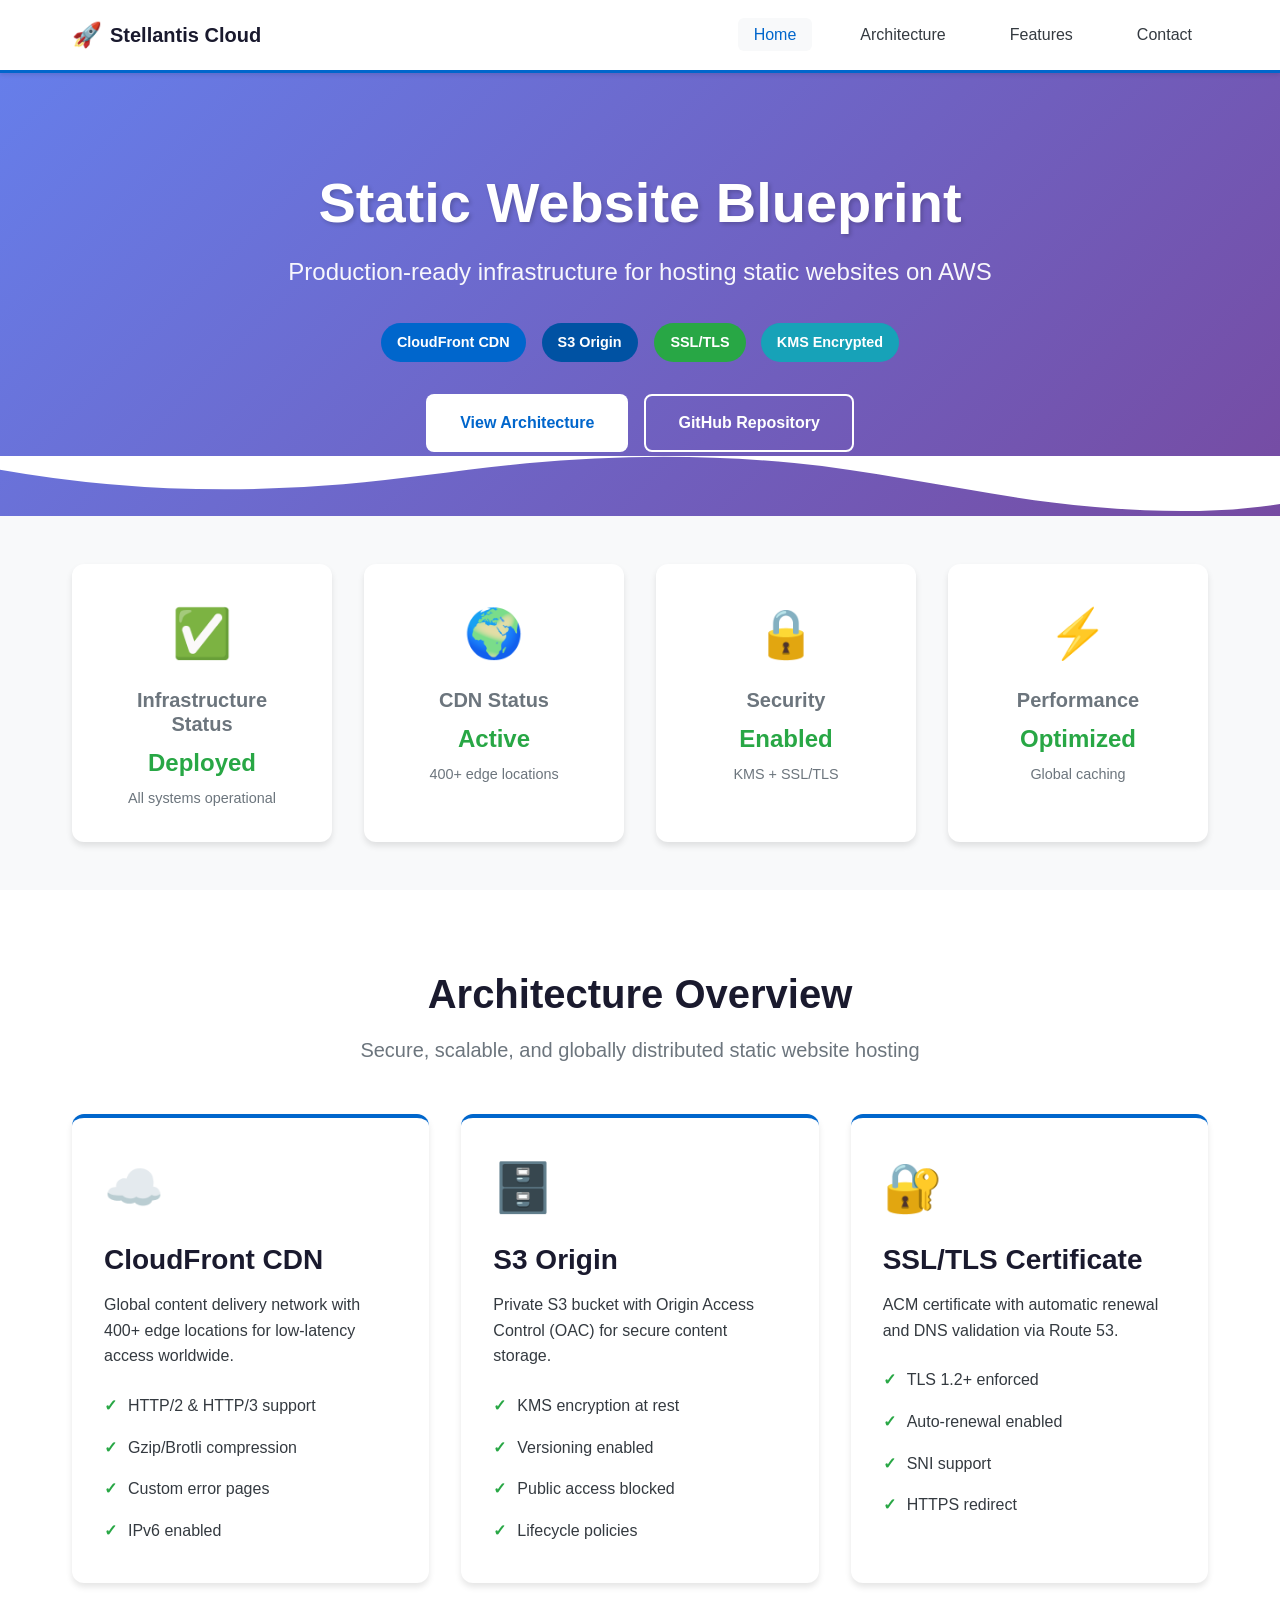
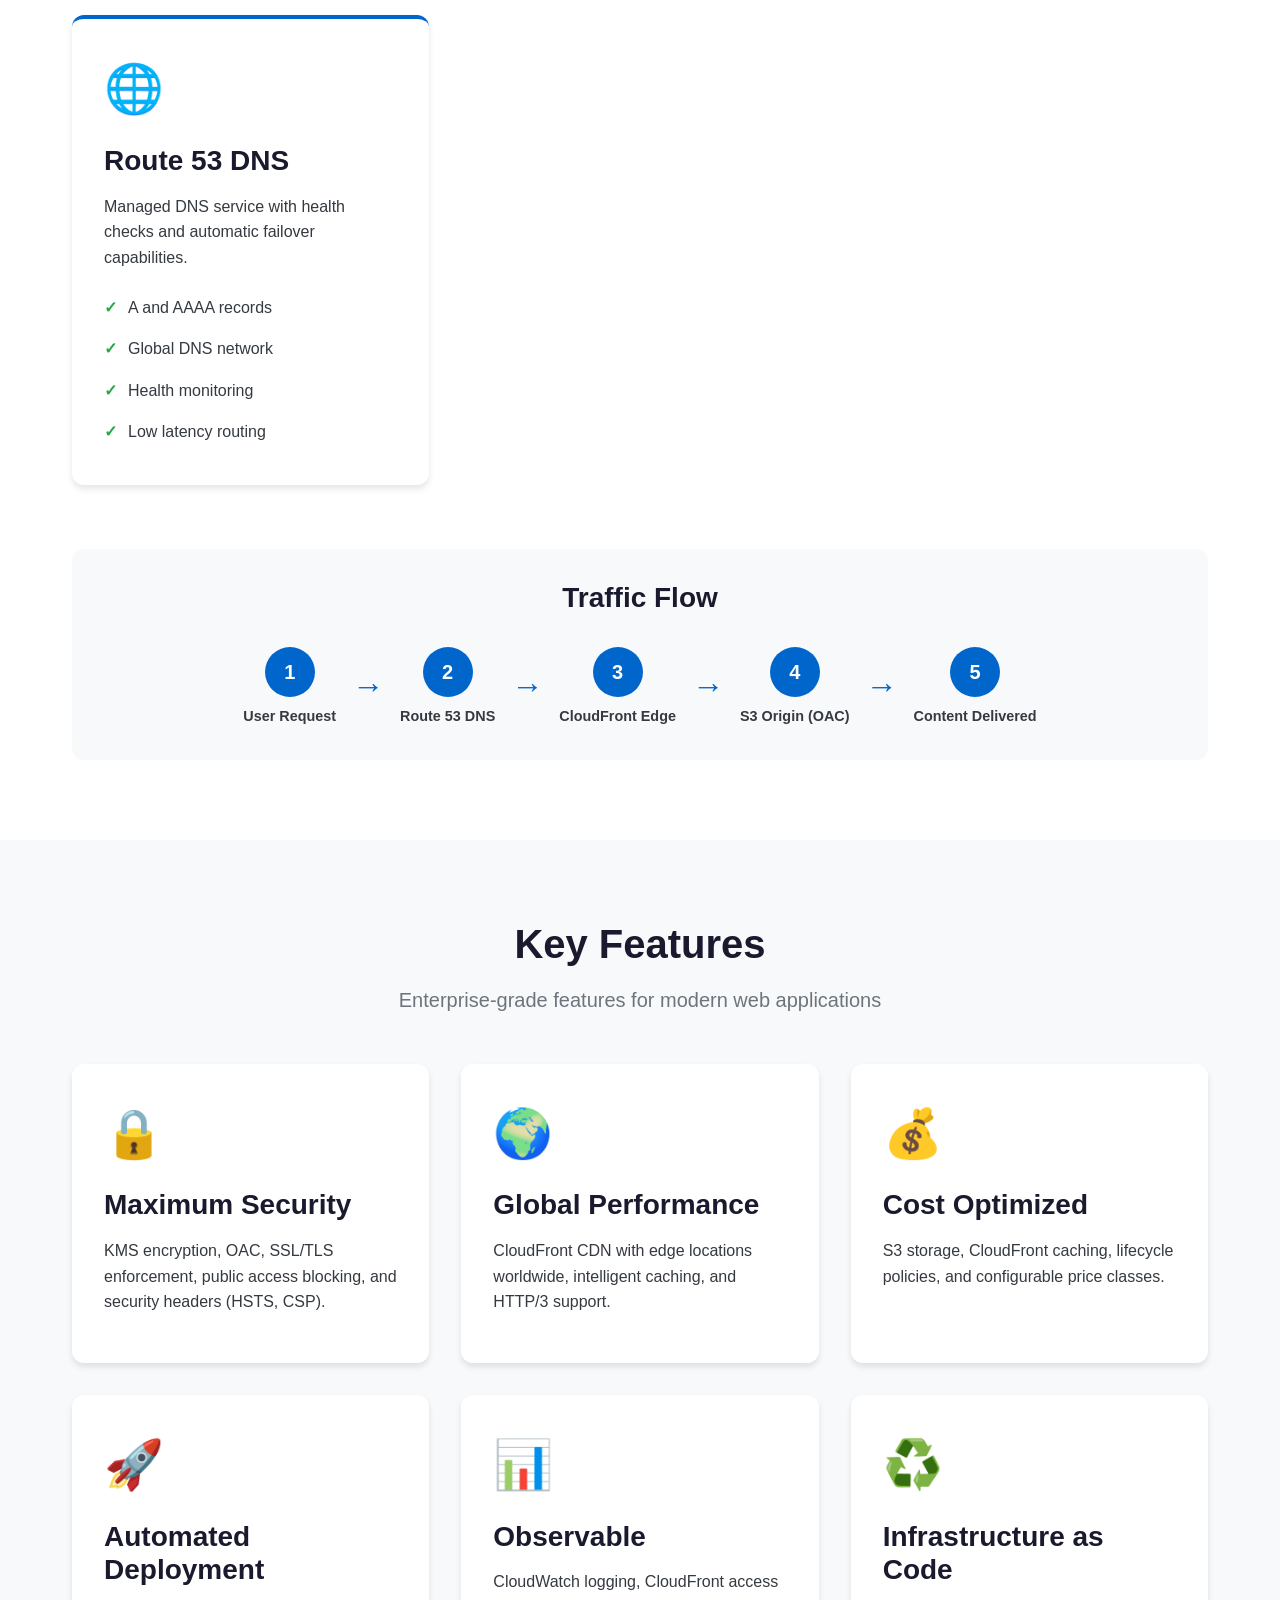
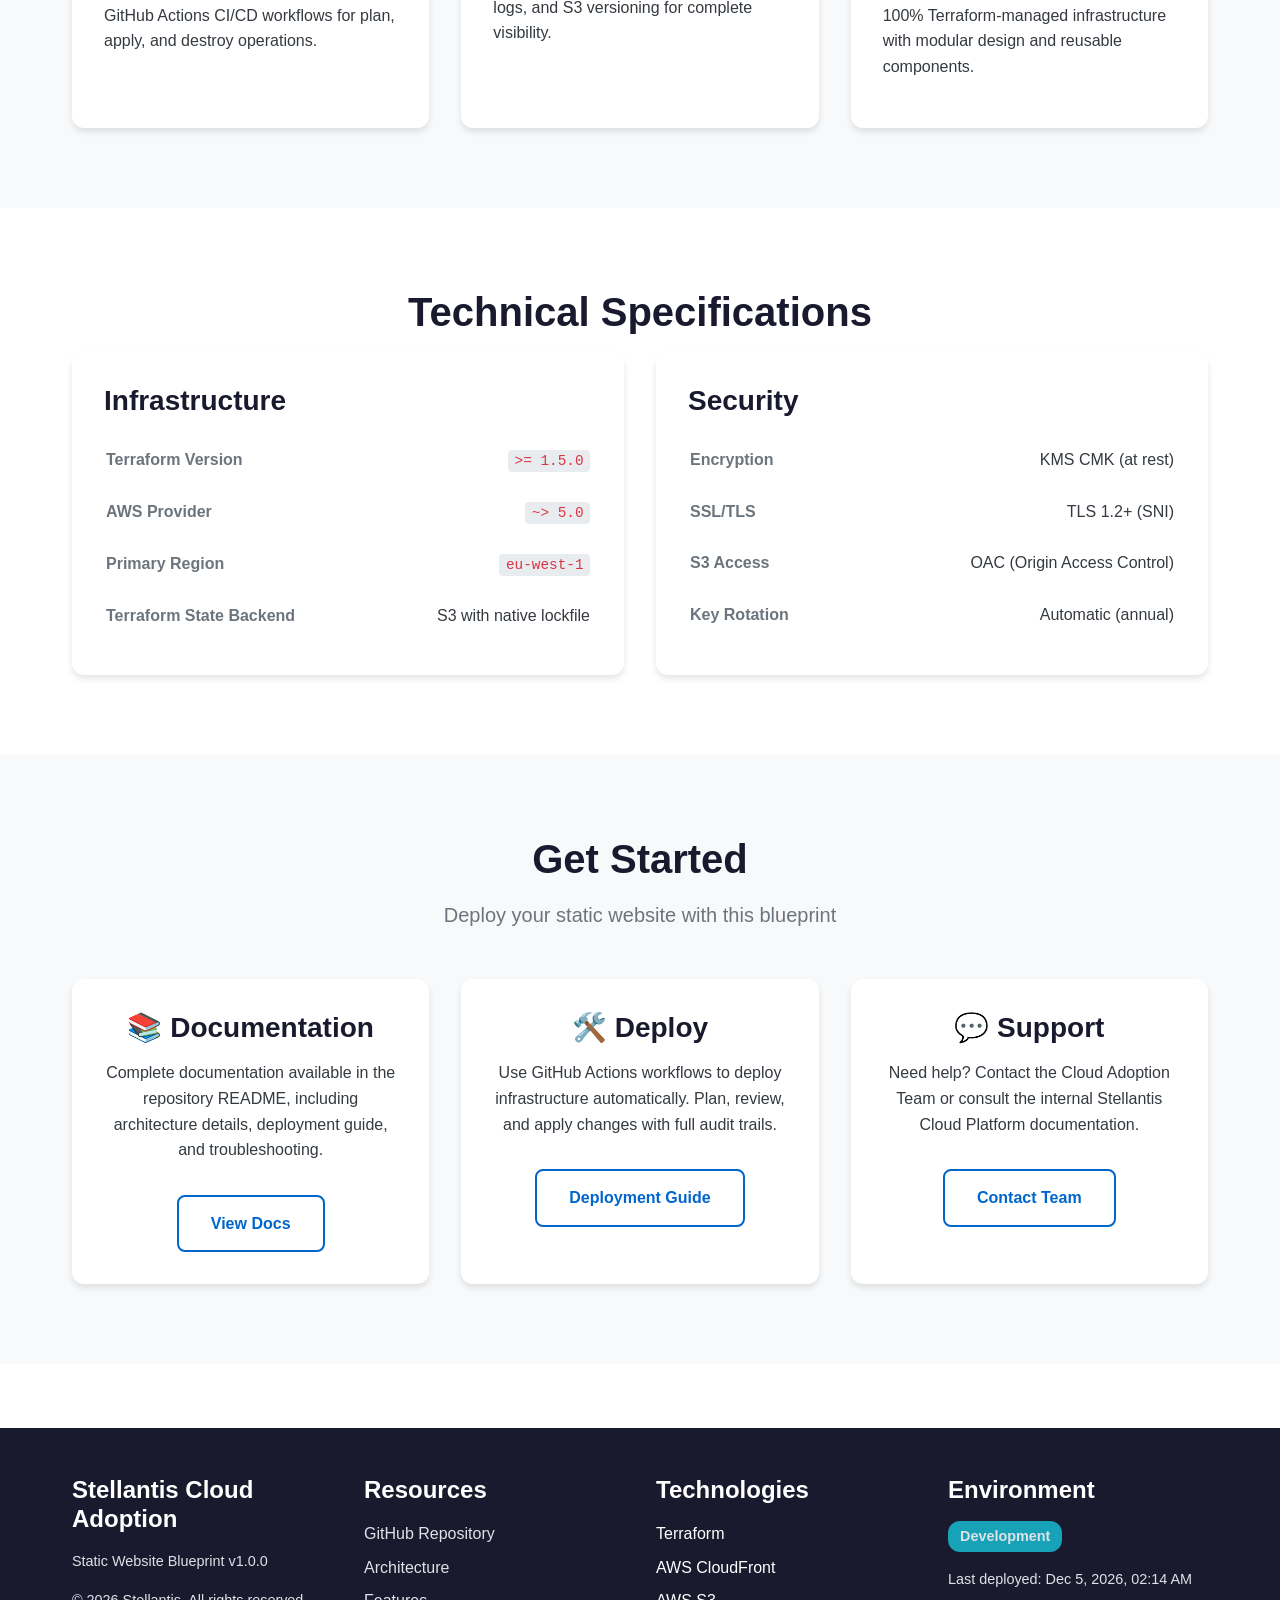
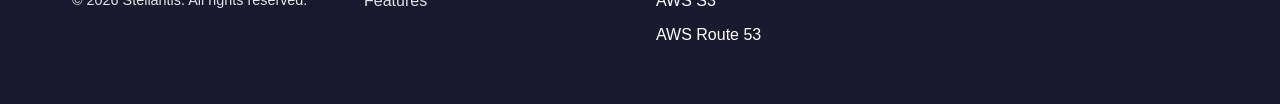
<file: sample-website/index.html>
<!DOCTYPE html>
<html lang="en">
<head>
    <meta charset="UTF-8">
    <meta name="viewport" content="width=device-width, initial-scale=1.0">
    <meta name="description" content="Stellantis Cloud Adoption - Static Website Blueprint">
    <title>Static Website Blueprint - Stellantis Cloud Adoption</title>
    <link rel="stylesheet" href="css/style.css">
    <link rel="icon" type="image/svg+xml" href="data:image/svg+xml,<svg xmlns='http://www.w3.org/2000/svg' viewBox='0 0 100 100'><text y='.9em' font-size='90'>🚀</text></svg>">
</head>
<body>
    <!-- Header -->
    <header class="header">
        <nav class="nav-container">
            <div class="logo">
                <span class="logo-icon">🚀</span>
                <span class="logo-text">Stellantis Cloud</span>
            </div>
            <ul class="nav-menu">
                <li><a href="#home" class="nav-link active">Home</a></li>
                <li><a href="#architecture" class="nav-link">Architecture</a></li>
                <li><a href="#features" class="nav-link">Features</a></li>
                <li><a href="#contact" class="nav-link">Contact</a></li>
            </ul>
        </nav>
    </header>

    <!-- Hero Section -->
    <section id="home" class="hero">
        <div class="container">
            <div class="hero-content">
                <h1 class="hero-title">Static Website Blueprint</h1>
                <p class="hero-subtitle">Production-ready infrastructure for hosting static websites on AWS</p>
                <div class="hero-badges">
                    <span class="badge badge-primary">CloudFront CDN</span>
                    <span class="badge badge-secondary">S3 Origin</span>
                    <span class="badge badge-success">SSL/TLS</span>
                    <span class="badge badge-info">KMS Encrypted</span>
                </div>
                <div class="hero-buttons">
                    <a href="#architecture" class="btn btn-primary">View Architecture</a>
                    <a href="https://github.com/stla-zad00/terraform-blueprint-adoption-static-website-content" class="btn btn-secondary" target="_blank">GitHub Repository</a>
                </div>
            </div>
        </div>
        <div class="hero-wave">
            <svg viewBox="0 0 1200 120" preserveAspectRatio="none">
                <path d="M321.39,56.44c58-10.79,114.16-30.13,172-41.86,82.39-16.72,168.19-17.73,250.45-.39C823.78,31,906.67,72,985.66,92.83c70.05,18.48,146.53,26.09,214.34,3V0H0V27.35A600.21,600.21,0,0,0,321.39,56.44Z"></path>
            </svg>
        </div>
    </section>

    <!-- Status Section -->
    <section class="status-section">
        <div class="container">
            <div class="status-grid">
                <div class="status-card">
                    <div class="status-icon">✅</div>
                    <h3>Infrastructure Status</h3>
                    <p class="status-value">Deployed</p>
                    <p class="status-detail">All systems operational</p>
                </div>
                <div class="status-card">
                    <div class="status-icon">🌍</div>
                    <h3>CDN Status</h3>
                    <p class="status-value">Active</p>
                    <p class="status-detail">400+ edge locations</p>
                </div>
                <div class="status-card">
                    <div class="status-icon">🔒</div>
                    <h3>Security</h3>
                    <p class="status-value">Enabled</p>
                    <p class="status-detail">KMS + SSL/TLS</p>
                </div>
                <div class="status-card">
                    <div class="status-icon">⚡</div>
                    <h3>Performance</h3>
                    <p class="status-value">Optimized</p>
                    <p class="status-detail">Global caching</p>
                </div>
            </div>
        </div>
    </section>

    <!-- Architecture Section -->
    <section id="architecture" class="section">
        <div class="container">
            <h2 class="section-title">Architecture Overview</h2>
            <p class="section-subtitle">Secure, scalable, and globally distributed static website hosting</p>
            
            <div class="architecture-grid">
                <div class="architecture-card">
                    <div class="architecture-icon">☁️</div>
                    <h3>CloudFront CDN</h3>
                    <p>Global content delivery network with 400+ edge locations for low-latency access worldwide.</p>
                    <ul class="feature-list">
                        <li>HTTP/2 & HTTP/3 support</li>
                        <li>Gzip/Brotli compression</li>
                        <li>Custom error pages</li>
                        <li>IPv6 enabled</li>
                    </ul>
                </div>
                
                <div class="architecture-card">
                    <div class="architecture-icon">🗄️</div>
                    <h3>S3 Origin</h3>
                    <p>Private S3 bucket with Origin Access Control (OAC) for secure content storage.</p>
                    <ul class="feature-list">
                        <li>KMS encryption at rest</li>
                        <li>Versioning enabled</li>
                        <li>Public access blocked</li>
                        <li>Lifecycle policies</li>
                    </ul>
                </div>
                
                <div class="architecture-card">
                    <div class="architecture-icon">🔐</div>
                    <h3>SSL/TLS Certificate</h3>
                    <p>ACM certificate with automatic renewal and DNS validation via Route 53.</p>
                    <ul class="feature-list">
                        <li>TLS 1.2+ enforced</li>
                        <li>Auto-renewal enabled</li>
                        <li>SNI support</li>
                        <li>HTTPS redirect</li>
                    </ul>
                </div>
                
                <div class="architecture-card">
                    <div class="architecture-icon">🌐</div>
                    <h3>Route 53 DNS</h3>
                    <p>Managed DNS service with health checks and automatic failover capabilities.</p>
                    <ul class="feature-list">
                        <li>A and AAAA records</li>
                        <li>Global DNS network</li>
                        <li>Health monitoring</li>
                        <li>Low latency routing</li>
                    </ul>
                </div>
            </div>

            <div class="traffic-flow">
                <h3>Traffic Flow</h3>
                <div class="flow-diagram">
                    <div class="flow-step">
                        <div class="flow-number">1</div>
                        <p>User Request</p>
                    </div>
                    <div class="flow-arrow">→</div>
                    <div class="flow-step">
                        <div class="flow-number">2</div>
                        <p>Route 53 DNS</p>
                    </div>
                    <div class="flow-arrow">→</div>
                    <div class="flow-step">
                        <div class="flow-number">3</div>
                        <p>CloudFront Edge</p>
                    </div>
                    <div class="flow-arrow">→</div>
                    <div class="flow-step">
                        <div class="flow-number">4</div>
                        <p>S3 Origin (OAC)</p>
                    </div>
                    <div class="flow-arrow">→</div>
                    <div class="flow-step">
                        <div class="flow-number">5</div>
                        <p>Content Delivered</p>
                    </div>
                </div>
            </div>
        </div>
    </section>

    <!-- Features Section -->
    <section id="features" class="section section-alternate">
        <div class="container">
            <h2 class="section-title">Key Features</h2>
            <p class="section-subtitle">Enterprise-grade features for modern web applications</p>
            
            <div class="features-grid">
                <div class="feature-card">
                    <div class="feature-icon">🔒</div>
                    <h3>Maximum Security</h3>
                    <p>KMS encryption, OAC, SSL/TLS enforcement, public access blocking, and security headers (HSTS, CSP).</p>
                </div>
                
                <div class="feature-card">
                    <div class="feature-icon">🌍</div>
                    <h3>Global Performance</h3>
                    <p>CloudFront CDN with edge locations worldwide, intelligent caching, and HTTP/3 support.</p>
                </div>
                
                <div class="feature-card">
                    <div class="feature-icon">💰</div>
                    <h3>Cost Optimized</h3>
                    <p>S3 storage, CloudFront caching, lifecycle policies, and configurable price classes.</p>
                </div>
                
                <div class="feature-card">
                    <div class="feature-icon">🚀</div>
                    <h3>Automated Deployment</h3>
                    <p>GitHub Actions CI/CD workflows for plan, apply, and destroy operations.</p>
                </div>
                
                <div class="feature-card">
                    <div class="feature-icon">📊</div>
                    <h3>Observable</h3>
                    <p>CloudWatch logging, CloudFront access logs, and S3 versioning for complete visibility.</p>
                </div>
                
                <div class="feature-card">
                    <div class="feature-icon">♻️</div>
                    <h3>Infrastructure as Code</h3>
                    <p>100% Terraform-managed infrastructure with modular design and reusable components.</p>
                </div>
            </div>
        </div>
    </section>

    <!-- Specifications Section -->
    <section class="section">
        <div class="container">
            <h2 class="section-title">Technical Specifications</h2>
            
            <div class="specs-grid">
                <div class="spec-group">
                    <h3>Infrastructure</h3>
                    <table class="spec-table">
                        <tr>
                            <td>Terraform Version</td>
                            <td><code>&gt;= 1.5.0</code></td>
                        </tr>
                        <tr>
                            <td>AWS Provider</td>
                            <td><code>~&gt; 5.0</code></td>
                        </tr>
                        <tr>
                            <td>Primary Region</td>
                            <td><code>eu-west-1</code></td>
                        </tr>
                        <tr>
                            <td>Terraform State Backend</td>
                            <td>S3 with native lockfile</td>
                        </tr>
                    </table>
                </div>
                
                <div class="spec-group">
                    <h3>Security</h3>
                    <table class="spec-table">
                        <tr>
                            <td>Encryption</td>
                            <td>KMS CMK (at rest)</td>
                        </tr>
                        <tr>
                            <td>SSL/TLS</td>
                            <td>TLS 1.2+ (SNI)</td>
                        </tr>
                        <tr>
                            <td>S3 Access</td>
                            <td>OAC (Origin Access Control)</td>
                        </tr>
                        <tr>
                            <td>Key Rotation</td>
                            <td>Automatic (annual)</td>
                        </tr>
                    </table>
                </div>
            </div>
        </div>
    </section>

    <!-- Contact Section -->
    <section id="contact" class="section section-alternate">
        <div class="container">
            <h2 class="section-title">Get Started</h2>
            <p class="section-subtitle">Deploy your static website with this blueprint</p>
            
            <div class="contact-grid">
                <div class="contact-card">
                    <h3>📚 Documentation</h3>
                    <p>Complete documentation available in the repository README, including architecture details, deployment guide, and troubleshooting.</p>
                    <a href="https://github.com/stla-zad00/terraform-blueprint-adoption-static-website-content" class="btn btn-outline" target="_blank">View Docs</a>
                </div>
                
                <div class="contact-card">
                    <h3>🛠️ Deploy</h3>
                    <p>Use GitHub Actions workflows to deploy infrastructure automatically. Plan, review, and apply changes with full audit trails.</p>
                    <a href="#" class="btn btn-outline">Deployment Guide</a>
                </div>
                
                <div class="contact-card">
                    <h3>💬 Support</h3>
                    <p>Need help? Contact the Cloud Adoption Team or consult the internal Stellantis Cloud Platform documentation.</p>
                    <a href="mailto:ccoe@stellantis.com" class="btn btn-outline">Contact Team</a>
                </div>
            </div>
        </div>
    </section>

    <!-- Footer -->
    <footer class="footer">
        <div class="container">
            <div class="footer-content">
                <div class="footer-section">
                    <h4>Stellantis Cloud Adoption</h4>
                    <p>Static Website Blueprint v1.0.0</p>
                    <p class="footer-copyright">&copy; 2026 Stellantis. All rights reserved.</p>
                </div>
                <div class="footer-section">
                    <h4>Resources</h4>
                    <ul class="footer-links">
                        <li><a href="https://github.com/stla-zad00/terraform-blueprint-adoption-static-website-content" target="_blank">GitHub Repository</a></li>
                        <li><a href="#architecture">Architecture</a></li>
                        <li><a href="#features">Features</a></li>
                    </ul>
                </div>
                <div class="footer-section">
                    <h4>Technologies</h4>
                    <ul class="footer-links">
                        <li>Terraform</li>
                        <li>AWS CloudFront</li>
                        <li>AWS S3</li>
                        <li>AWS Route 53</li>
                    </ul>
                </div>
                <div class="footer-section">
                    <h4>Environment</h4>
                    <p class="env-badge env-dev">Development</p>
                    <p class="footer-meta">Last deployed: <span id="deploy-date"></span></p>
                </div>
            </div>
        </div>
    </footer>

    <script src="js/script.js"></script>
</body>
</html>
</file>
<file: sample-website/css/style.css>
/* ============================================================================
   STELLANTIS STATIC WEBSITE BLUEPRINT - STYLES
   ============================================================================ */

/* Reset and Base Styles */
* {
    margin: 0;
    padding: 0;
    box-sizing: border-box;
}

:root {
    --primary-color: #0066cc;
    --secondary-color: #0052a3;
    --success-color: #28a745;
    --info-color: #17a2b8;
    --warning-color: #ffc107;
    --danger-color: #dc3545;
    --dark-color: #1a1a2e;
    --light-color: #f8f9fa;
    --gray-100: #f8f9fa;
    --gray-200: #e9ecef;
    --gray-300: #dee2e6;
    --gray-600: #6c757d;
    --gray-800: #343a40;
    
    --font-primary: -apple-system, BlinkMacSystemFont, 'Segoe UI', Roboto, 'Helvetica Neue', Arial, sans-serif;
    --font-mono: 'Monaco', 'Courier New', monospace;
    
    --shadow-sm: 0 2px 4px rgba(0, 0, 0, 0.1);
    --shadow-md: 0 4px 6px rgba(0, 0, 0, 0.1);
    --shadow-lg: 0 10px 25px rgba(0, 0, 0, 0.15);
    
    --transition: all 0.3s ease;
}

html {
    scroll-behavior: smooth;
}

body {
    font-family: var(--font-primary);
    line-height: 1.6;
    color: var(--gray-800);
    background-color: #fff;
}

/* Typography */
h1, h2, h3, h4, h5, h6 {
    font-weight: 700;
    line-height: 1.2;
    margin-bottom: 1rem;
    color: var(--dark-color);
}

h1 { font-size: 3rem; }
h2 { font-size: 2.5rem; }
h3 { font-size: 1.75rem; }
h4 { font-size: 1.5rem; }

p {
    margin-bottom: 1rem;
}

a {
    color: var(--primary-color);
    text-decoration: none;
    transition: var(--transition);
}

a:hover {
    color: var(--secondary-color);
}

code {
    font-family: var(--font-mono);
    background-color: var(--gray-200);
    padding: 0.2rem 0.4rem;
    border-radius: 4px;
    font-size: 0.9em;
    color: var(--danger-color);
}

/* Container */
.container {
    max-width: 1200px;
    margin: 0 auto;
    padding: 0 2rem;
}

/* Header & Navigation */
.header {
    background-color: #fff;
    box-shadow: var(--shadow-sm);
    position: sticky;
    top: 0;
    z-index: 1000;
    border-bottom: 3px solid var(--primary-color);
}

.nav-container {
    max-width: 1200px;
    margin: 0 auto;
    padding: 1rem 2rem;
    display: flex;
    justify-content: space-between;
    align-items: center;
}

.logo {
    display: flex;
    align-items: center;
    gap: 0.5rem;
    font-weight: 700;
    font-size: 1.25rem;
    color: var(--dark-color);
}

.logo-icon {
    font-size: 1.5rem;
}

.nav-menu {
    display: flex;
    list-style: none;
    gap: 2rem;
}

.nav-link {
    color: var(--gray-800);
    font-weight: 500;
    padding: 0.5rem 1rem;
    border-radius: 6px;
    transition: var(--transition);
}

.nav-link:hover,
.nav-link.active {
    color: var(--primary-color);
    background-color: var(--gray-100);
}

/* Hero Section */
.hero {
    background: linear-gradient(135deg, #667eea 0%, #764ba2 100%);
    color: #fff;
    padding: 6rem 0 4rem;
    position: relative;
    overflow: hidden;
}

.hero-content {
    text-align: center;
    position: relative;
    z-index: 2;
}

.hero-title {
    font-size: 3.5rem;
    margin-bottom: 1rem;
    color: #fff;
    text-shadow: 2px 2px 4px rgba(0, 0, 0, 0.2);
}

.hero-subtitle {
    font-size: 1.5rem;
    margin-bottom: 2rem;
    opacity: 0.95;
}

.hero-badges {
    display: flex;
    gap: 1rem;
    justify-content: center;
    flex-wrap: wrap;
    margin-bottom: 2rem;
}

.badge {
    padding: 0.5rem 1rem;
    border-radius: 20px;
    font-size: 0.9rem;
    font-weight: 600;
    background-color: rgba(255, 255, 255, 0.2);
    backdrop-filter: blur(10px);
}

.badge-primary { background-color: var(--primary-color); }
.badge-secondary { background-color: var(--secondary-color); }
.badge-success { background-color: var(--success-color); }
.badge-info { background-color: var(--info-color); }

.hero-buttons {
    display: flex;
    gap: 1rem;
    justify-content: center;
    flex-wrap: wrap;
}

.hero-wave {
    position: absolute;
    bottom: 0;
    left: 0;
    width: 100%;
    overflow: hidden;
    line-height: 0;
}

.hero-wave svg {
    position: relative;
    display: block;
    width: calc(100% + 1.3px);
    height: 60px;
    fill: #fff;
}

/* Buttons */
.btn {
    display: inline-block;
    padding: 0.875rem 2rem;
    border-radius: 8px;
    font-weight: 600;
    text-align: center;
    cursor: pointer;
    transition: var(--transition);
    border: 2px solid transparent;
}

.btn-primary {
    background-color: #fff;
    color: var(--primary-color);
}

.btn-primary:hover {
    transform: translateY(-2px);
    box-shadow: var(--shadow-lg);
}

.btn-secondary {
    background-color: transparent;
    color: #fff;
    border-color: #fff;
}

.btn-secondary:hover {
    background-color: #fff;
    color: var(--primary-color);
}

.btn-outline {
    background-color: transparent;
    color: var(--primary-color);
    border-color: var(--primary-color);
}

.btn-outline:hover {
    background-color: var(--primary-color);
    color: #fff;
}

/* Status Section */
.status-section {
    padding: 3rem 0;
    background-color: var(--gray-100);
}

.status-grid {
    display: grid;
    grid-template-columns: repeat(auto-fit, minmax(250px, 1fr));
    gap: 2rem;
}

.status-card {
    background-color: #fff;
    padding: 2rem;
    border-radius: 12px;
    text-align: center;
    box-shadow: var(--shadow-md);
    transition: var(--transition);
}

.status-card:hover {
    transform: translateY(-5px);
    box-shadow: var(--shadow-lg);
}

.status-icon {
    font-size: 3rem;
    margin-bottom: 1rem;
}

.status-card h3 {
    font-size: 1.25rem;
    margin-bottom: 0.5rem;
    color: var(--gray-600);
}

.status-value {
    font-size: 1.5rem;
    font-weight: 700;
    color: var(--success-color);
    margin-bottom: 0.25rem;
}

.status-detail {
    font-size: 0.9rem;
    color: var(--gray-600);
    margin: 0;
}

/* Section */
.section {
    padding: 5rem 0;
}

.section-alternate {
    background-color: var(--gray-100);
}

.section-title {
    text-align: center;
    margin-bottom: 1rem;
}

.section-subtitle {
    text-align: center;
    font-size: 1.25rem;
    color: var(--gray-600);
    margin-bottom: 3rem;
}

/* Architecture Grid */
.architecture-grid {
    display: grid;
    grid-template-columns: repeat(auto-fit, minmax(280px, 1fr));
    gap: 2rem;
    margin-bottom: 4rem;
}

.architecture-card {
    background-color: #fff;
    padding: 2rem;
    border-radius: 12px;
    box-shadow: var(--shadow-md);
    transition: var(--transition);
    border-top: 4px solid var(--primary-color);
}

.architecture-card:hover {
    transform: translateY(-5px);
    box-shadow: var(--shadow-lg);
}

.architecture-icon {
    font-size: 3rem;
    margin-bottom: 1rem;
}

.architecture-card h3 {
    margin-bottom: 1rem;
}

.feature-list {
    list-style: none;
    margin-top: 1rem;
}

.feature-list li {
    padding: 0.5rem 0;
    padding-left: 1.5rem;
    position: relative;
}

.feature-list li:before {
    content: "✓";
    position: absolute;
    left: 0;
    color: var(--success-color);
    font-weight: bold;
}

/* Traffic Flow */
.traffic-flow {
    margin-top: 4rem;
    padding: 2rem;
    background-color: var(--gray-100);
    border-radius: 12px;
}

.traffic-flow h3 {
    text-align: center;
    margin-bottom: 2rem;
}

.flow-diagram {
    display: flex;
    justify-content: center;
    align-items: center;
    gap: 1rem;
    flex-wrap: wrap;
}

.flow-step {
    text-align: center;
}

.flow-number {
    width: 50px;
    height: 50px;
    background-color: var(--primary-color);
    color: #fff;
    border-radius: 50%;
    display: flex;
    align-items: center;
    justify-content: center;
    font-weight: 700;
    font-size: 1.25rem;
    margin: 0 auto 0.5rem;
}

.flow-step p {
    font-size: 0.9rem;
    font-weight: 600;
    margin: 0;
}

.flow-arrow {
    font-size: 2rem;
    color: var(--primary-color);
    font-weight: bold;
}

/* Features Grid */
.features-grid {
    display: grid;
    grid-template-columns: repeat(auto-fit, minmax(300px, 1fr));
    gap: 2rem;
}

.feature-card {
    background-color: #fff;
    padding: 2rem;
    border-radius: 12px;
    box-shadow: var(--shadow-md);
    transition: var(--transition);
}

.section-alternate .feature-card {
    background-color: #fff;
}

.feature-card:hover {
    transform: translateY(-5px);
    box-shadow: var(--shadow-lg);
}

.feature-icon {
    font-size: 3rem;
    margin-bottom: 1rem;
}

/* Specifications */
.specs-grid {
    display: grid;
    grid-template-columns: repeat(auto-fit, minmax(400px, 1fr));
    gap: 2rem;
}

.spec-group {
    background-color: #fff;
    padding: 2rem;
    border-radius: 12px;
    box-shadow: var(--shadow-md);
}

.spec-table {
    width: 100%;
    margin-top: 1rem;
}

.spec-table tr {
    border-bottom: 1px solid var(--gray-200);
}

.spec-table td {
    padding: 0.75rem 0;
}

.spec-table td:first-child {
    font-weight: 600;
    color: var(--gray-600);
}

.spec-table td:last-child {
    text-align: right;
}

/* Contact Grid */
.contact-grid {
    display: grid;
    grid-template-columns: repeat(auto-fit, minmax(300px, 1fr));
    gap: 2rem;
}

.contact-card {
    background-color: #fff;
    padding: 2rem;
    border-radius: 12px;
    box-shadow: var(--shadow-md);
    text-align: center;
}

.section-alternate .contact-card {
    background-color: #fff;
}

.contact-card h3 {
    margin-bottom: 1rem;
}

.contact-card .btn {
    margin-top: 1rem;
}

/* Footer */
.footer {
    background-color: var(--dark-color);
    color: #fff;
    padding: 3rem 0 1rem;
    margin-top: 4rem;
}

.footer-content {
    display: grid;
    grid-template-columns: repeat(auto-fit, minmax(200px, 1fr));
    gap: 2rem;
    margin-bottom: 2rem;
}

.footer-section h4 {
    color: #fff;
    margin-bottom: 1rem;
}

.footer-section p {
    color: var(--gray-300);
    font-size: 0.9rem;
}

.footer-copyright {
    margin-top: 1rem;
    font-size: 0.85rem;
}

.footer-links {
    list-style: none;
}

.footer-links li {
    margin-bottom: 0.5rem;
}

.footer-links a {
    color: var(--gray-300);
    transition: var(--transition);
}

.footer-links a:hover {
    color: #fff;
}

.env-badge {
    display: inline-block;
    padding: 0.25rem 0.75rem;
    border-radius: 12px;
    font-size: 0.85rem;
    font-weight: 600;
}

.env-dev {
    background-color: var(--info-color);
    color: #fff;
}

.footer-meta {
    font-size: 0.85rem;
    color: var(--gray-600);
}

/* Responsive Design */
@media (max-width: 768px) {
    .hero-title {
        font-size: 2.5rem;
    }
    
    .hero-subtitle {
        font-size: 1.25rem;
    }
    
    .nav-menu {
        gap: 1rem;
    }
    
    .flow-diagram {
        flex-direction: column;
    }
    
    .flow-arrow {
        transform: rotate(90deg);
    }
    
    .specs-grid {
        grid-template-columns: 1fr;
    }
}

@media (max-width: 576px) {
    h1 { font-size: 2rem; }
    h2 { font-size: 1.75rem; }
    
    .container {
        padding: 0 1rem;
    }
    
    .hero {
        padding: 4rem 0 3rem;
    }
    
    .section {
        padding: 3rem 0;
    }
    
    .nav-menu {
        flex-direction: column;
        gap: 0.5rem;
    }
}
</file>
